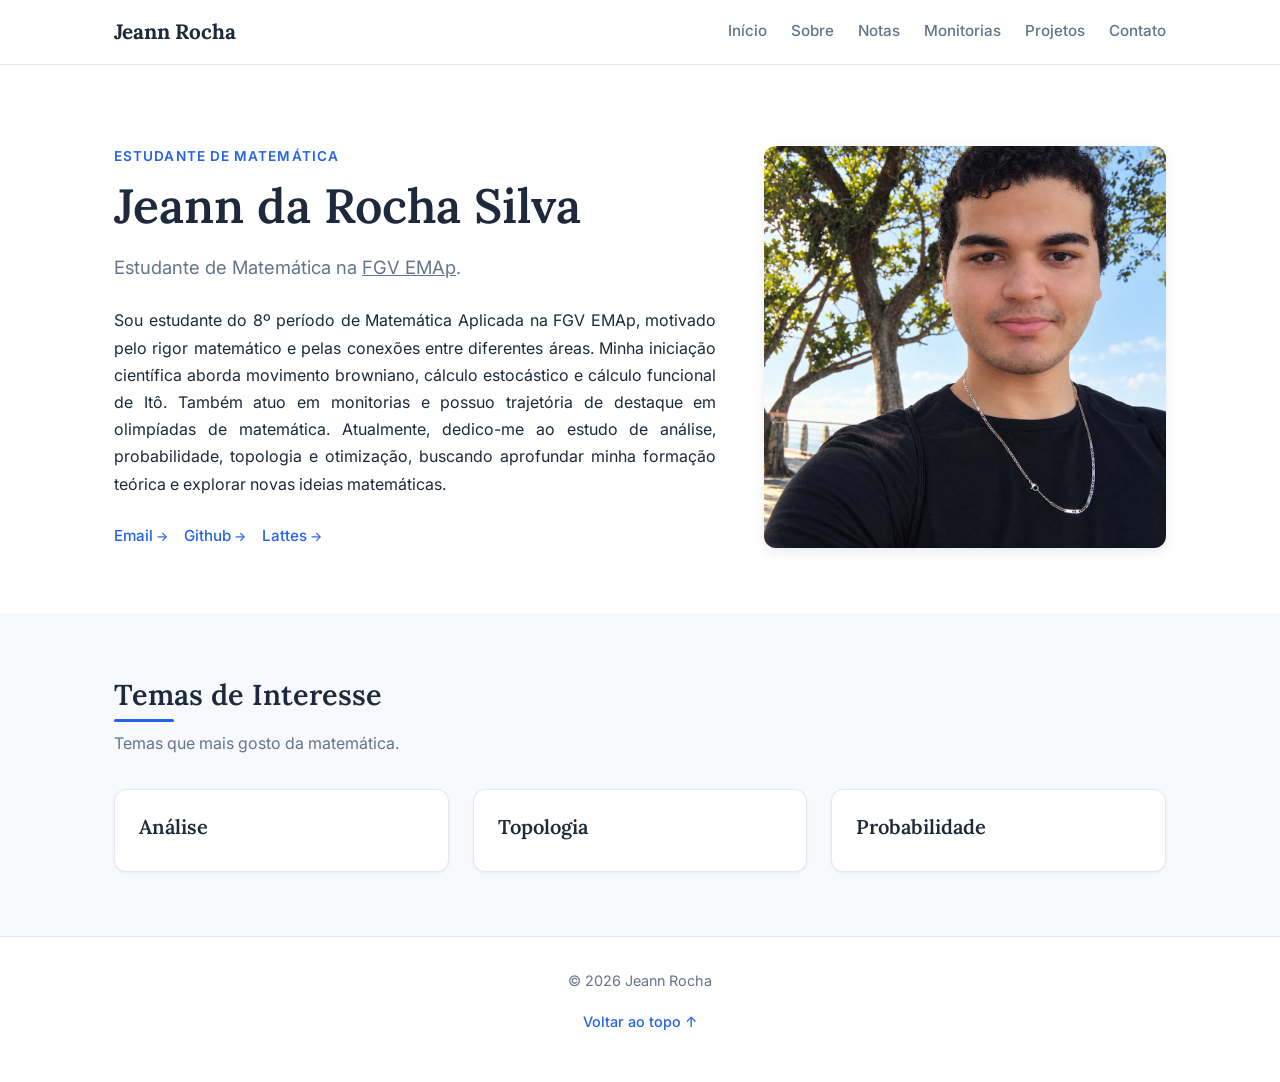
<file: index.html>
<!DOCTYPE html>
<html lang="pt-BR">
<head>
  <meta charset="UTF-8">
  <meta name="viewport" content="width=device-width, initial-scale=1">
  <title>Jeann Rocha — Matemática</title>
  <meta name="description" content="Site pessoal de Seu Nome, estudante de Matemática.">
  <link rel="preconnect" href="https://fonts.googleapis.com">
  <link rel="preconnect" href="https://fonts.gstatic.com" crossorigin>
  <link href="https://fonts.googleapis.com/css2?family=Inter:wght@400;500;600&family=Lora:wght@400;600;700&display=swap" rel="stylesheet">
  <link rel="stylesheet" href="styles.css">
</head>
<body>
  <header class="site-header">
    <div class="container header-inner">
      <a class="brand" href="index.html">Jeann Rocha</a>
      <nav class="nav">
        <a href="index.html">Início</a>
        <a href="sobre.html">Sobre</a>
        <a href="notas.html">Notas</a>
        <a href="monitorias.html">Monitorias</a>
        <a href="projetos.html">Projetos</a>
        <a href="contato.html">Contato</a>
      </nav>
    </div>
  </header>

  <main>
    <section class="section hero">
      <div class="container hero-grid">
        <div class="hero-text">
          <p class="eyebrow">Estudante de Matemática</p>
          <h1>Jeann da Rocha Silva</h1>
          <p class="lead">
            Estudante de Matemática na <u>FGV EMAp</u>.
          </p>
          <p class="bio-text">
            Sou estudante do 8º período de Matemática Aplicada na FGV EMAp, motivado pelo rigor matemático e pelas conexões
            entre diferentes áreas. Minha iniciação científica aborda movimento browniano, cálculo estocástico e cálculo funcional
            de Itô. Também atuo em monitorias e possuo trajetória de destaque em olimpíadas de matemática. Atualmente, dedico-me ao
            estudo de análise, probabilidade, topologia e otimização, buscando aprofundar minha formação teórica e
            explorar novas ideias matemáticas.
          </p>
          <ul class="quick-links">
            <li><a href="mailto:jeannrochasilva@gmail.com">Email</a></li>
            <li><a href="https://github.com/Jeann-Rocha" target="_blank" rel="noopener">Github</a></li>
            <li><a href="http://lattes.cnpq.br/7688711253999898" target="_blank" rel="noopener">Lattes</a></li>
          </ul>
        </div>
        <figure class="hero-photo">
          <img src="foto.png" alt="Foto de Seu Nome" onerror="this.style.display='none'">
        </figure>
      </div>
    </section>

    <section class="section section-alt">
      <div class="container">
        <h2 class="section-title">Temas de Interesse</h2>
        <p class="section-sub">Temas que mais gosto da matemática.</p>
        <div class="grid-cards">
          <article class="card">
            <h3>Análise</h3>
          </article>
          <article class="card">
            <h3>Topologia</h3>
          </article>
          <article class="card">
            <h3>Probabilidade</h3>
          </article>
        </div>
      </div>
    </section>
  </main>

  <footer class="site-footer">
    <div class="container">
      <p>© 2026 Jeann Rocha</p>
      <p class="footer-note"><a href="#top">Voltar ao topo ↑</a></p>
    </div>
  </footer>

</body>
</html>
</file>
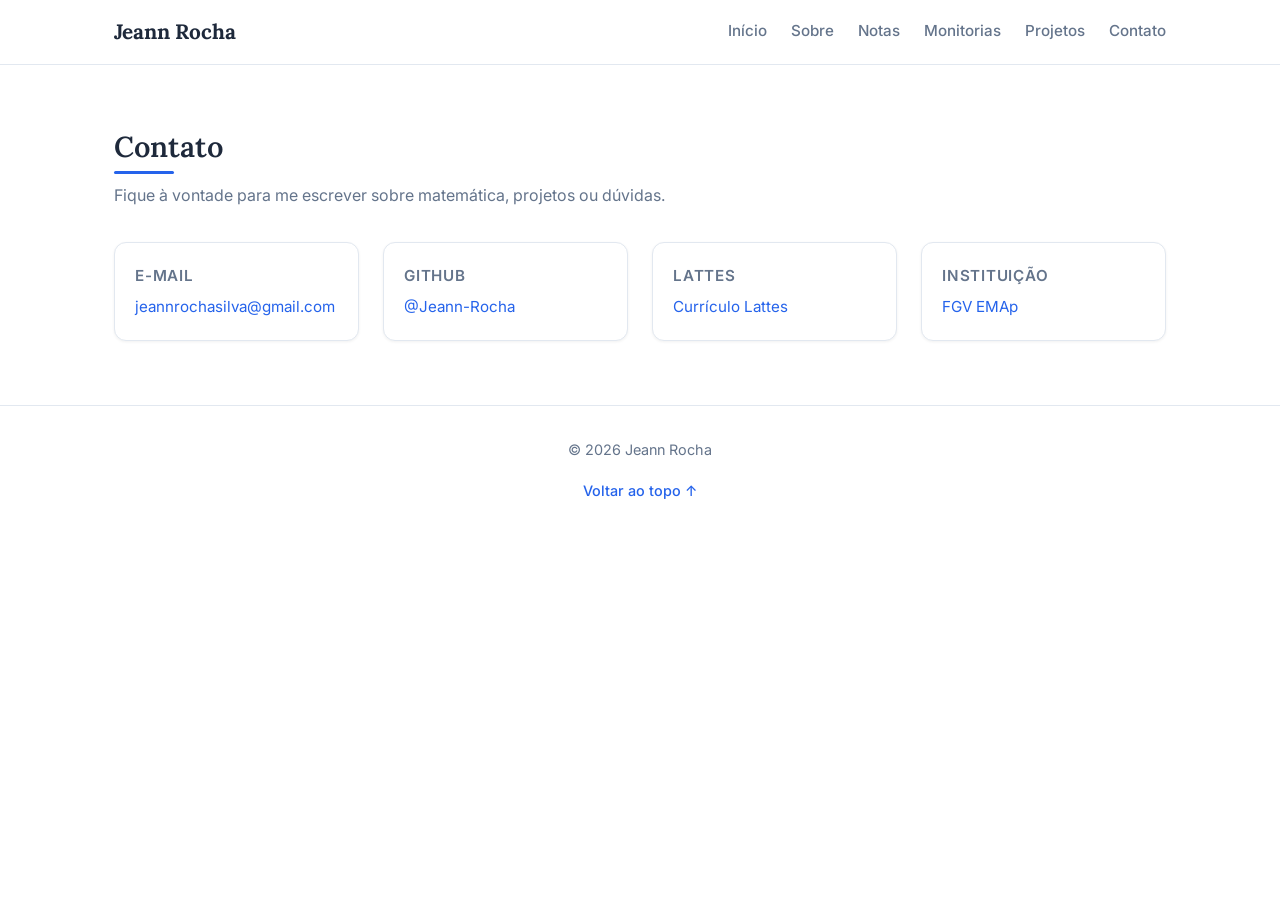
<file: contato.html>
<!DOCTYPE html>
<html lang="pt-BR">
<head>
  <meta charset="UTF-8">
  <meta name="viewport" content="width=device-width, initial-scale=1">
  <title>Contato — Jeann Rocha</title>
  <link rel="preconnect" href="https://fonts.googleapis.com">
  <link rel="preconnect" href="https://fonts.gstatic.com" crossorigin>
  <link href="https://fonts.googleapis.com/css2?family=Inter:wght@400;500;600&family=Lora:wght@400;600;700&display=swap" rel="stylesheet">
  <link rel="stylesheet" href="styles.css">
</head>
<body>

  <header class="site-header">
    <div class="container header-inner">
      <a class="brand" href="index.html">Jeann Rocha</a>
      <nav class="nav">
        <a href="index.html">Início</a>
        <a href="sobre.html">Sobre</a>
        <a href="notas.html">Notas</a>
        <a href="monitorias.html">Monitorias</a>
        <a href="projetos.html">Projetos</a>
        <a href="contato.html">Contato</a>
      </nav>
    </div>
  </header>

  <main>
    <section class="section">
      <div class="container">
        <h2 class="section-title">Contato</h2>
        <p class="section-sub">Fique à vontade para me escrever sobre matemática, projetos ou dúvidas.</p>

        <div class="contact-grid">
          <div class="contact-item">
            <span class="contact-label">E-mail</span>
            <a href="mailto:jeannrochasilva@gmail.com">jeannrochasilva@gmail.com</a>
          </div>

          <div class="contact-item">
            <span class="contact-label">GitHub</span>
            <a href="https://github.com/Jeann-Rocha" target="_blank" rel="noopener">@Jeann-Rocha</a>
          </div>

          <div class="contact-item">
            <span class="contact-label">Lattes</span>
            <a href="http://lattes.cnpq.br/7688711253999898" target="_blank" rel="noopener">Currículo Lattes</a>
          </div>

          <div class="contact-item">
            <span class="contact-label">Instituição</span>
            <a href="https://emap.fgv.br" target="_blank" rel="noopener">FGV EMAp</a>
          </div>
        </div>
      </div>
    </section>
  </main>

  <footer class="site-footer">
    <div class="container">
      <p>© 2026 Jeann Rocha</p>
      <p class="footer-note"><a href="#top">Voltar ao topo ↑</a></p>
    </div>
  </footer>

</body>
</html>
</file>
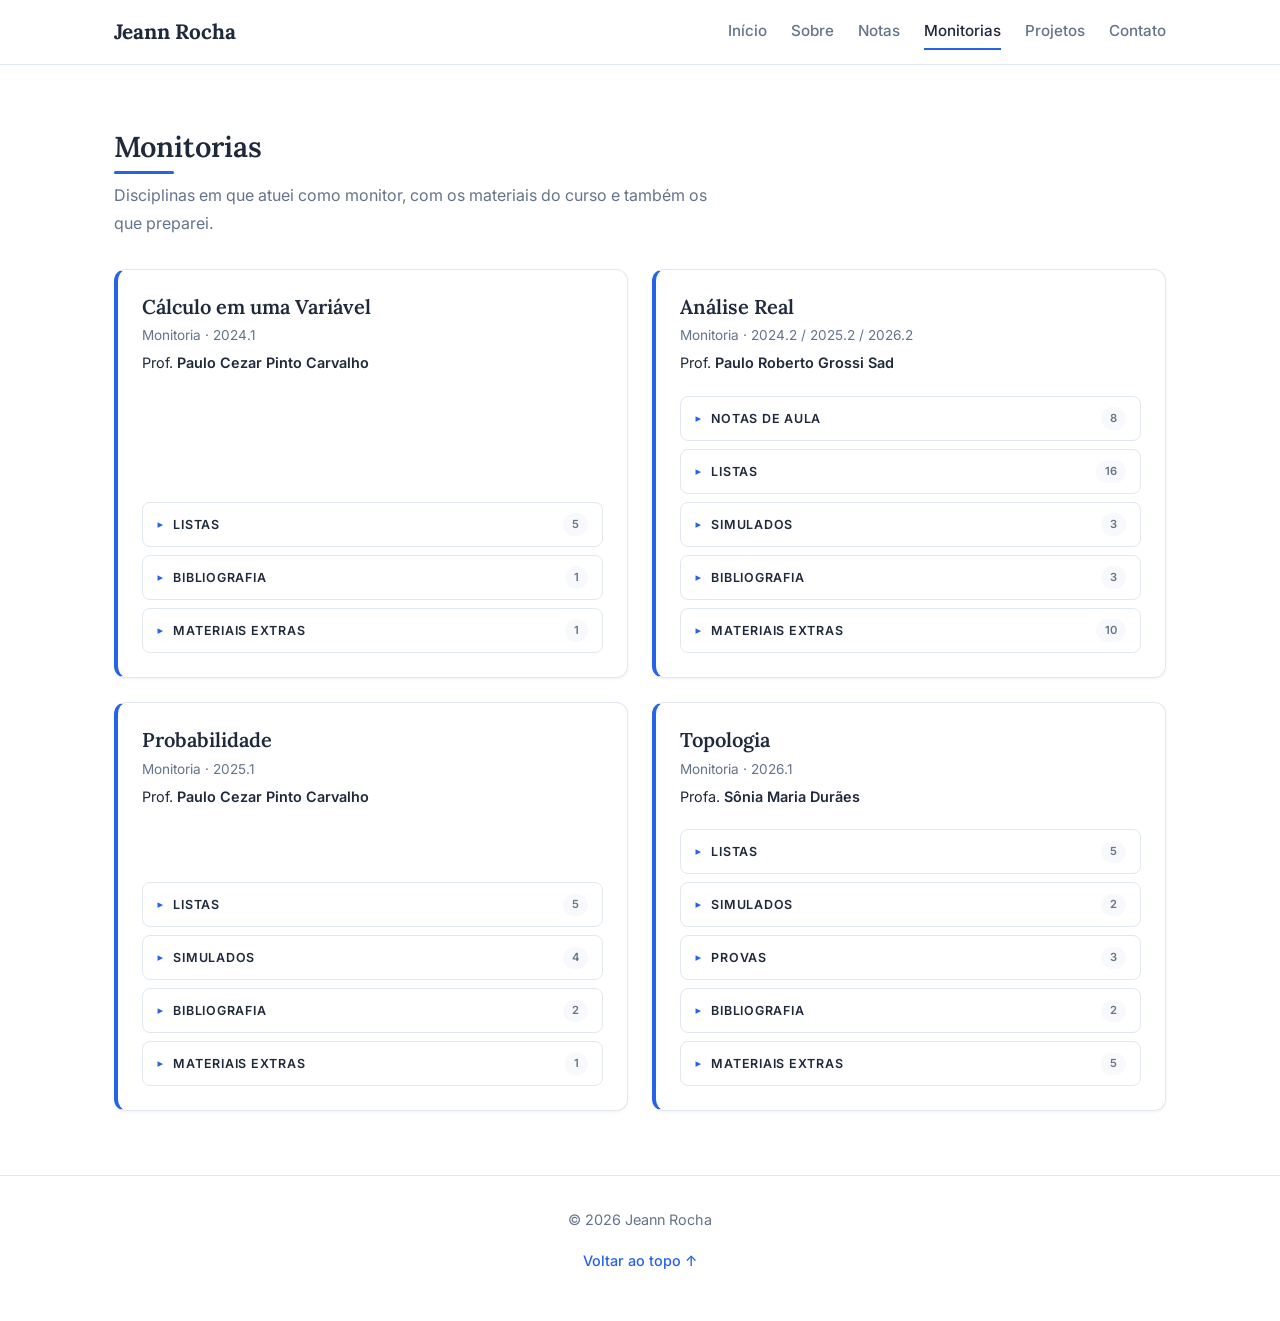
<file: monitorias.html>
<!DOCTYPE html>
<html lang="pt-BR">
<head>
  <meta charset="UTF-8">
  <meta name="viewport" content="width=device-width, initial-scale=1">
  <title>Monitorias — Jeann Rocha</title>
  <meta name="description" content="Materiais das disciplinas em que atuei como monitor.">
  <link rel="preconnect" href="https://fonts.googleapis.com">
  <link rel="preconnect" href="https://fonts.gstatic.com" crossorigin>
  <link href="https://fonts.googleapis.com/css2?family=Inter:wght@400;500;600&family=Lora:wght@400;600;700&display=swap" rel="stylesheet">
  <link rel="stylesheet" href="styles.css">
</head>
<body>

  <header class="site-header">
    <div class="container header-inner">
      <a class="brand" href="index.html">Jeann Rocha</a>
      <nav class="nav">
        <a href="index.html">Início</a>
        <a href="sobre.html">Sobre</a>
        <a href="notas.html">Notas</a>
        <a href="monitorias.html" class="active">Monitorias</a>
        <a href="projetos.html">Projetos</a>
        <a href="contato.html">Contato</a>
      </nav>
    </div>
  </header>

    <main>
    <section class="section">
      <div class="container">
        <h2 class="section-title">Monitorias</h2>
        <p class="section-sub">
          Disciplinas em que atuei como monitor, com os materiais do curso e também os que preparei.
        </p>

        <div class="monitoria-grid">

          <!-- ============ CÁLCULO ============ -->
          <article class="monitoria-card">
            <h3>Cálculo em uma Variável</h3>
            <p class="monitoria-meta">Monitoria · 2024.1</p>
            <p class="monitoria-prof">Prof.<strong> Paulo Cezar Pinto Carvalho</strong></p>

            <div class="material-accordion">

              <details>
                <summary>Listas<span class="material-count">5</span></summary>
                <ul class="materials-list">
                  <li><a class="md-link" href="viewer.html?file=monitorias/calculo-1/listas/Lista-0-Revisao.md"><span class="material-type">Lista 0 (Revisão)</span></a></li>
                  <li><a class="md-link" href="viewer.html?file=monitorias/calculo-1/listas/Lista-1.md"><span class="material-type">Lista 1</span></a></li>
                  <li><a class="md-link" href="viewer.html?file=monitorias/calculo-1/listas/Lista-2.md"><span class="material-type">Lista 2</span></a></li>
                  <li><a class="md-link" href="viewer.html?file=monitorias/calculo-1/listas/Lista-3.md"><span class="material-type">Lista 3</span></a></li>
                  <li><a class="md-link" href="viewer.html?file=monitorias/calculo-1/listas/Lista-4.md"><span class="material-type">Lista 4</span></a></li>
                </ul>
              </details>

              <details>
                <summary>Bibliografia<span class="material-count">1</span></summary>
                <ul class="materials-list">
                  <li><a href="monitorias/calculo-1/livros/James_Stewart.pdf"><span class="material-type">James Stewart — Cálculo Volume 1</span></a></li>
                </ul>
              </details>

              <details>
                <summary>Materiais Extras<span class="material-count">1</span></summary>
                <ul class="materials-list">
                  <li><a href="monitorias/calculo-1/listas/Cálculo_em_Uma_Variável__Revisão.pdf"><span class="material-type">Lista do Monitor de Revisão</span></a></li>
                </ul>
              </details>

            </div>
          </article>

          <!-- ============ ANÁLISE REAL ============ -->
          <article class="monitoria-card">
            <h3>Análise Real</h3>
            <p class="monitoria-meta">Monitoria · 2024.2 / 2025.2 / 2026.2</p>
            <p class="monitoria-prof">Prof.<strong> Paulo Roberto Grossi Sad</strong></p>

            <div class="material-accordion">

              <details>
                <summary>Notas de Aula<span class="material-count">8</span></summary>
                <ul class="materials-list">
                  <li><a href="monitorias/analise-real/notas/1.Conjuntos Numericos.pdf"><span class="material-type">1. Conjuntos Numéricos</span></a></li>
                  <li><a href="monitorias/analise-real/notas/2.Sequencias de Numeros Reais.pdf"><span class="material-type">2. Sequências de Números Reais</span></a></li>
                  <li><a href="monitorias/analise-real/notas/3.Limites de Funcoes.pdf"><span class="material-type">3. Limites de Funções</span></a></li>
                  <li><a href="monitorias/analise-real/notas/4.Funcoes Continuas.pdf"><span class="material-type">4. Funções Contínuas</span></a></li>
                  <li><a href="monitorias/analise-real/notas/5.Exemplo.pdf"><span class="material-type">5. Exemplo</span></a></li>
                  <li><a href="monitorias/analise-real/notas/6.Derivadas e Integrais.pdf"><span class="material-type">6. Derivadas e Integrais</span></a></li>
                  <li><a href="monitorias/analise-real/notas/7.Integral de Riemann.pdf"><span class="material-type">7. Integral de Riemann</span></a></li>
                  <li><a href="monitorias/analise-real/notas/8.Series.pdf"><span class="material-type">8. Series</span></a></li>
                </ul>
              </details>

              <details>
                <summary>Listas<span class="material-count">16</span></summary>
                <ul class="materials-list">
                  <li><a href="monitorias/analise-real/listas/listas do professor/Lista 1.pdf"><span class="material-type">Lista 1</span></a></li>
                  <li><a href="monitorias/analise-real/listas/listas do professor/Lista 2.pdf"><span class="material-type">Lista 2</span></a></li>
                  <li><a href="monitorias/analise-real/listas/listas do professor/Lista 3.pdf"><span class="material-type">Lista 3</span></a></li>
                  <li><a href="monitorias/analise-real/listas/listas do professor/Lista 4.pdf"><span class="material-type">Lista 4</span></a></li>
                  <li><a href="monitorias/analise-real/listas/listas do professor/Lista 5.pdf"><span class="material-type">Lista 5</span></a></li>
                  <li><a href="monitorias/analise-real/listas/listas do professor/Lista 6.pdf"><span class="material-type">Lista 6</span></a></li>
                  <li><a href="monitorias/analise-real/listas/listas do professor/Lista 7.pdf"><span class="material-type">Lista 7</span></a></li>
                  <li><a href="monitorias/analise-real/listas/listas do professor/Lista 8.pdf"><span class="material-type">Lista 8</span></a></li>
                  <li><a href="monitorias/analise-real/listas/listas do professor/Lista 9.pdf"><span class="material-type">Lista 9</span></a></li>
                  <li><a href="monitorias/analise-real/listas/listas do professor/Lista 10.pdf"><span class="material-type">Lista 10</span></a></li>
                  <li><a href="monitorias/analise-real/listas/listas do professor/Lista 11.pdf"><span class="material-type">Lista 11</span></a></li>
                  <li><a href="monitorias/analise-real/listas/listas do professor/Teste 1.pdf"><span class="material-type">Teste 1</span></a></li>
                  <li><a href="monitorias/analise-real/listas/listas do professor/Teste 2.pdf"><span class="material-type">Teste 2</span></a></li>
                  <li><a href="monitorias/analise-real/listas/listas do professor/Teste 3.pdf"><span class="material-type">Teste 3</span></a></li>
                  <li><a href="monitorias/analise-real/listas/listas do professor/Teste 4.pdf"><span class="material-type">Teste 4</span></a></li>
                  <li><a href="monitorias/analise-real/listas/listas do professor/Teste 5.pdf"><span class="material-type">Teste 5</span></a></li>
                </ul>
              </details>

              <details>
                <summary>Simulados<span class="material-count">3</span></summary>
                <ul class="materials-list">
                  <li><a href="monitorias/analise-real/simulados/Simulado_A1___Análise_Real_2025.pdf"><span class="material-type">Simulado para a 1ª Prova (2025)</span></a></li>
                  <li><a href="monitorias/analise-real/simulados/Simulado_A2___Análise_Real_2025.pdf"><span class="material-type">Simulado para a 2ª Prova (2025)</span></a></li>
                  <li><a href="monitorias/analise-real/simulados/Simulado_A1___Análise_Real_2026.pdf"><span class="material-type">Simulado para a 1ª Prova (2026)</span></a></li>
                  <li><a href="monitorias/analise-real/simulados/Simulado_A2___Análise_Real_2026.pdf"><span class="material-type">Simulado para a 2ª Prova (2026)</span></a></li>
                </ul>
              </details>

              <details>
                <summary>Bibliografia<span class="material-count">3</span></summary>
                <ul class="materials-list">
                  <li><a href="monitorias/analise-real/livros/Análise Real Vol.1 — Elon Lages Lima.pdf"><span class="material-type">Elon Lima — Análise Real Vol. 1</span></a></li>
                  <li><a href="monitorias/analise-real/livros/Curso de Análise Vol.1 — Elon Lages Lima.pdf"><span class="material-type">Elon Lima — Curso de Análise Vol. 1</span></a></li>
                  <li><a href="monitorias/analise-real/livros/Curso de Análise Real — Cassio Neri e Marco Cabral.pdf"><span class="material-type">Neri &amp; Cabral — Curso de Análise Real</span></a></li>
                </ul>
              </details>

              <details>
                <summary>Materiais Extras<span class="material-count">10</span></summary>
                <ul class="materials-list">
                  <li><a href="monitorias/analise-real/listas/Exercícios_I___Análise_Real.pdf"><span class="material-type">Lista do Monitor 1</span></a></li>
                  <li><a href="monitorias/analise-real/listas/Exercícios_II___Análise_Real.pdf"><span class="material-type">Lista do Monitor 2</span></a></li>
                  <li><a href="monitorias/analise-real/listas/Exercícios_III___Análise_Real.pdf"><span class="material-type">Lista do Monitor 3</span></a></li>
                  <li><a href="monitorias/analise-real/listas/Exercícios_IV___Análise_Real.pdf"><span class="material-type">Lista do Monitor 4</span></a></li>
                  <li><a href="monitorias/analise-real/listas/Exercícios_V___Análise_Real.pdf"><span class="material-type">Lista do Monitor 5</span></a></li>
                  <li><a href="monitorias/analise-real/listas/Exercícios_VI___Análise_Real.pdf"><span class="material-type">Lista do Monitor 6</span></a></li>
                  <li><a href="monitorias/analise-real/listas/Exercícios_VII___Análise_Real.pdf"><span class="material-type">Lista do Monitor 7</span></a></li>
                  <li><a href="monitorias/analise-real/listas/Exercícios_VIII___Análise_Real.pdf"><span class="material-type">Lista do Monitor 8</span></a></li>
                  <li><a href="monitorias/analise-real/listas/Exercícios_IX___Análise_Real.pdf"><span class="material-type">Lista do Monitor 9</span></a></li>
                  <li><a href="monitorias/analise-real/listas/Exercícios_X___Análise_Real.pdf"><span class="material-type">Lista do Monitor 10</span></a></li>
                </ul>
              </details>
            </div>
          </article>

          <!-- ============ PROBABILIDADE ============ -->
          <article class="monitoria-card">
            <h3>Probabilidade</h3>
            <p class="monitoria-meta">Monitoria · 2025.1</p>
            <p class="monitoria-prof">Prof.<strong> Paulo Cezar Pinto Carvalho</strong></p>

            <div class="material-accordion">

              <details>
                <summary>Listas<span class="material-count">5</span></summary>
                <ul class="materials-list">
                  <li><a class="md-link" href="viewer.html?file=monitorias/probabilidade/listas/Lista-1.md"><span class="material-type">Lista 1</span></a></li>
                  <li><a class="md-link" href="viewer.html?file=monitorias/probabilidade/listas/Lista-2.md"><span class="material-type">Lista 2</span></a></li>
                  <li><a class="md-link" href="viewer.html?file=monitorias/probabilidade/listas/Lista-3.md"><span class="material-type">Lista 3</span></a></li>
                  <li><a class="md-link" href="viewer.html?file=monitorias/probabilidade/listas/Lista-4.md"><span class="material-type">Lista 4</span></a></li>
                  <li><a href="monitorias/probabilidade/listas/Solucionário_Parcial_Listas.pdf"><span class="material-type">Solucionário Parcial das Listas</span></a></li>
                </ul>
              </details>

              <details>
                <summary>Simulados<span class="material-count">4</span></summary>
                <ul class="materials-list">
                  <li><a href="monitorias/probabilidade/simulados/Simulado___Prob_Teste_1.pdf"><span class="material-type">Simulado para o 1º Teste</span></a></li>
                  <li><a href="monitorias/probabilidade/simulados/Simulado___Prob_Prova_1.pdf"><span class="material-type">Simulado para a 1ª Prova</span></a></li>
                  <li><a href="monitorias/probabilidade/simulados/Simulado___Prob_Teste_2.pdf"><span class="material-type">Simulado para o 2º Teste</span></a></li>
                  <li><a href="monitorias/probabilidade/simulados/Simulado___Prob_Prova_2.pdf"><span class="material-type">Simulado para a 2ª Prova</span></a></li>
                </ul>
              </details>

              <details>
                <summary>Bibliografia<span class="material-count">2</span></summary>
                <ul class="materials-list">
                  <li><a href="monitorias/probabilidade/livros/Apostila do Ralph e Morgado.pdf"><span class="material-type">Apostila do Ralph e Morgado</span></a></li>
                  <li><a href="monitorias/probabilidade/livros/Introduction to Probability by Joseph K. Blitzstein, Jessica Hwang.pdf"><span class="material-type">Blitzstein &amp; Hwang — Introduction to Probability</span></a></li>
                </ul>
              </details>

              <details>
                <summary>Materiais Extras<span class="material-count">1</span></summary>
                <ul class="materials-list">
                  <li><a href="monitorias/probabilidade/livros/Probabilidade_Resumo.pdf"><span class="material-type">Anotações</span></a></li>
                </ul>
              </details>
            </div>
          </article>

          <!-- ============ TOPOLOGIA ============ -->
          <article class="monitoria-card">
            <h3>Topologia</h3>
            <p class="monitoria-meta">Monitoria · 2026.1</p>
            <p class="monitoria-prof">Profa.<strong> Sônia Maria Durães</strong></p>

            <div class="material-accordion">

              <details>
                <summary>Listas<span class="material-count">5</span></summary>
                <ul class="materials-list">
                  <li><a class="md-link" href="viewer.html?file=monitorias/topologia/listas/Lista-1.md"><span class="material-type">Lista 1</span></a></li>
                  <li><a class="md-link" href="viewer.html?file=monitorias/topologia/listas/Lista-2.md"><span class="material-type">Lista 2</span></a></li>
                  <li><a class="md-link" href="viewer.html?file=monitorias/topologia/listas/Lista-3.md"><span class="material-type">Lista 3</span></a></li>
                  <li><a class="md-link" href="viewer.html?file=monitorias/topologia/listas/Lista-4.md"><span class="material-type">Lista 4</span></a></li>
                  <li><a class="md-link" href="viewer.html?file=monitorias/topologia/listas/Lista-5-Extra.md"><span class="material-type">Lista 5 (Extra)</span></a></li>
                </ul>
              </details>

              <details>
                <summary>Simulados<span class="material-count">2</span></summary>
                <ul class="materials-list">
                  <li><a href="monitorias/topologia/simulados/Topologia___Simulado_A1.pdf"><span class="material-type">Simulado para a 1ª Prova</span></a></li>
                  <li><a href="monitorias/topologia/simulados/Topologia___Simulado_A2.pdf"><span class="material-type">Simulado para a 2ª Prova</span></a></li>
                </ul>
              </details>

              <details>
                <summary>Provas<span class="material-count">3</span></summary>
                <ul class="materials-list">
                  <li><a href="monitorias/topologia/provas/1ª PROVA DE TOPOLOGIA - SOLUÇÕES.pdf"><span class="material-type">Soluções da 1ª Prova</span></a></li>
                  <li><a href="monitorias/topologia/provas/2ª PROVA DE TOPOLOGIA - SOLUÇÕES.pdf"><span class="material-type">Soluções da 2ª Prova</span></a></li>
                  <li><a href="monitorias/topologia/provas/AS - TOPOLOGIA - SOLUÇÕES.pdf"><span class="material-type">Soluções da 3ª Prova</span></a></li>
                </ul>
              </details>

              <details>
                <summary>Bibliografia<span class="material-count">2</span></summary>
                <ul class="materials-list">
                  <li><a href="monitorias/topologia/livros/TOPOLOGIA_GERAL.pdf"><span class="material-type">Mauricio Vilches — Topologia Geral</span></a></li>
                  <li><a href=""><span class="material-type">Elon Lima — Elementos de Topologia Geral</span></a></li>
                </ul>
              </details>

              <details>
                <summary>Materiais Extras<span class="material-count">5</span></summary>
                <ul class="materials-list">
                  <li><a href="monitorias/topologia/listas/Topologia___Lista_Extra_1.pdf"><span class="material-type">Lista do Monitor 1</span></a></li>
                  <li><a href="monitorias/topologia/listas/Topologia___Lista_Extra_2.pdf"><span class="material-type">Lista do Monitor 2</span></a></li>
                  <li><a href="monitorias/topologia/listas/Topologia___Lista_Extra_3.pdf"><span class="material-type">Lista do Monitor 3</span></a></li>
                  <li><a href="monitorias/topologia/listas/Topologia___Lista_Extra_4.pdf"><span class="material-type">Lista do Monitor 4</span></a></li>
                  <li><a href="monitorias/topologia/livros/Topologia___Revisão_AS.pdf"><span class="material-type">Anotações</span></a></li>
                </ul>
              </details>
            </div>
          </article>

        </div>
      </div>
    </section>
  </main>

  <footer class="site-footer">
    <div class="container">
      <p>© 2026 Jeann Rocha</p>
      <p class="footer-note"><a href="#top">Voltar ao topo ↑</a></p>
    </div>
  </footer>

</body>
</html>
</file>
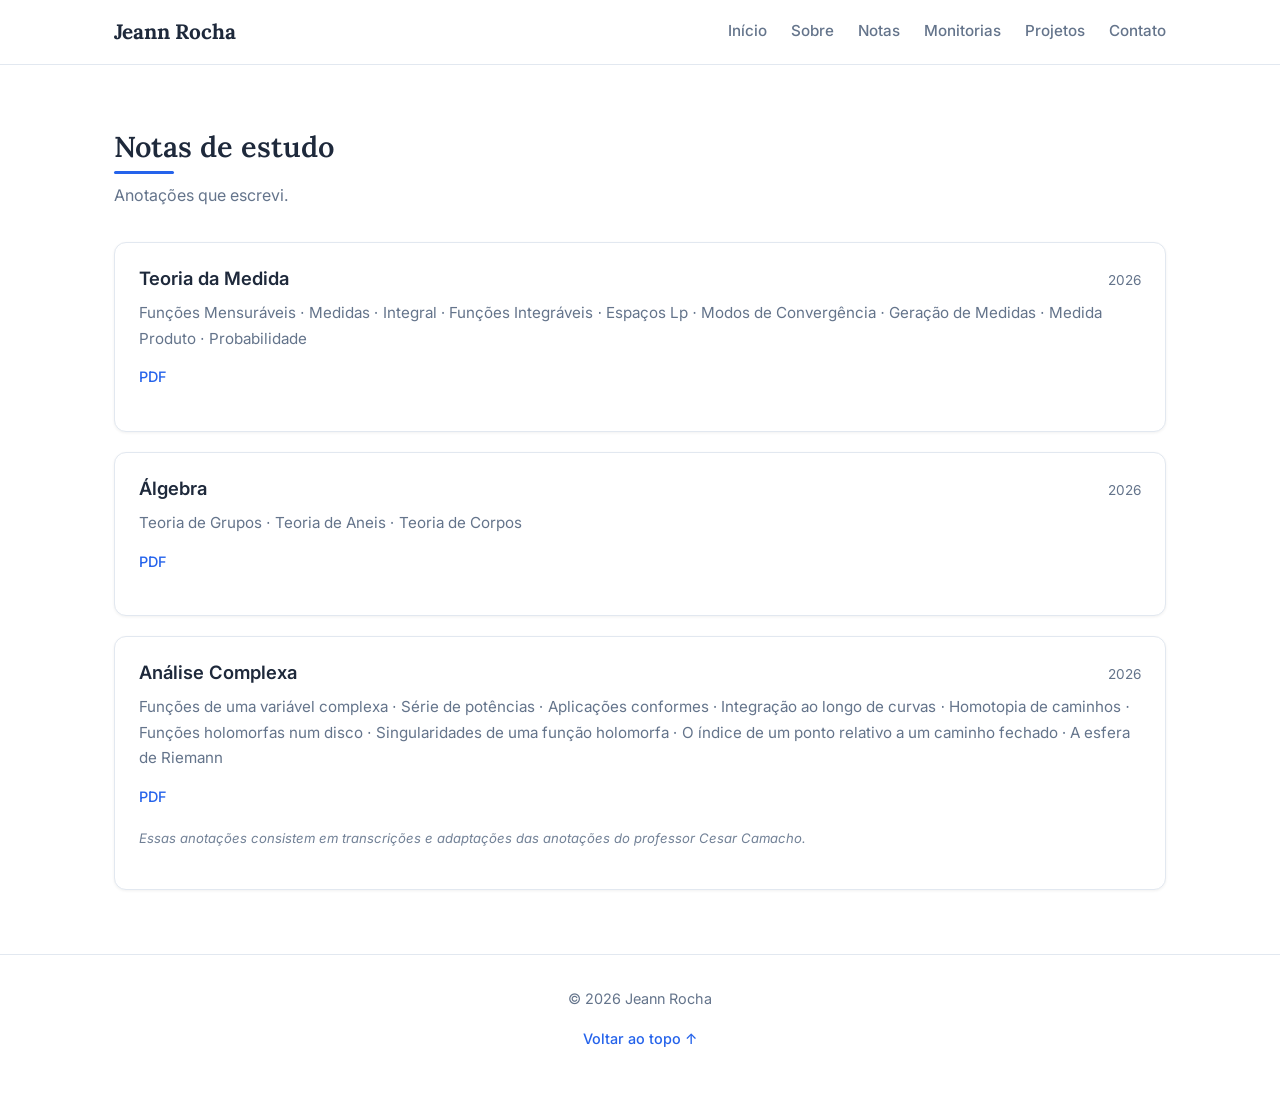
<file: notas.html>
<!DOCTYPE html>
<html lang="pt-BR">
<head>
  <meta charset="UTF-8">
  <meta name="viewport" content="width=device-width, initial-scale=1">
  <title>Notas de estudo — Jeann Rocha</title>
  <link rel="preconnect" href="https://fonts.googleapis.com">
  <link rel="preconnect" href="https://fonts.gstatic.com" crossorigin>
  <link href="https://fonts.googleapis.com/css2?family=Inter:wght@400;500;600&family=Lora:wght@400;600;700&display=swap" rel="stylesheet">
  <link rel="stylesheet" href="styles.css">
</head>
<body>

  <header class="site-header">
    <div class="container header-inner">
      <a class="brand" href="index.html">Jeann Rocha</a>
      <nav class="nav">
        <a href="index.html">Início</a>
        <a href="sobre.html">Sobre</a>
        <a href="notas.html">Notas</a>
        <a href="monitorias.html">Monitorias</a>
        <a href="projetos.html">Projetos</a>
        <a href="contato.html">Contato</a>
      </nav>
    </div>
  </header>

  <main>
    <section class="section">
      <div class="container">
        <h2 class="section-title">Notas de estudo</h2>
        <p class="section-sub">Anotações que escrevi.</p>

        <ul class="note-list">
          <li class="note">
            <div class="note-head">
              <h3 class="note-title">Teoria da Medida</h3>
              <span class="note-date">2026</span>
            </div>
            <p class="note-desc">Funções Mensuráveis ⋅ Medidas ⋅ Integral ⋅ Funções Integráveis ⋅ Espaços Lp ⋅
              Modos de Convergência ⋅ Geração de Medidas ⋅ Medida Produto ⋅ Probabilidade</p>
            <p class="note-links">
              <a href="notas/Teoria_da_Medida.pdf">PDF</a>
            </p>
          </li>

          <li class="note">
            <div class="note-head">
              <h3 class="note-title">Álgebra</h3>
              <span class="note-date">2026</span>
            </div>
            <p class="note-desc">Teoria de Grupos ⋅ Teoria de Aneis ⋅ Teoria de Corpos</p>
            <p class="note-links">
              <a href="notas/Álgebra.pdf">PDF</a>
            </p>
          </li>

          <li class="note">
            <div class="note-head">
              <h3 class="note-title">Análise Complexa</h3>
              <span class="note-date">2026</span>
            </div>
            <p class="note-desc">Funções de uma variável complexa ⋅ Série de potências
              ⋅ Aplicações conformes ⋅ Integração ao longo de curvas ⋅ Homotopia de caminhos
              ⋅ Funções holomorfas num disco ⋅ Singularidades de uma função holomorfa
              ⋅ O índice de um ponto relativo a um caminho fechado ⋅ A esfera de Riemann</p>
            <p class="note-links">
              <a href="notas/Analise_Complexa.pdf">PDF</a>
            </p>
            <p class="note-observation">
              Essas anotações consistem em transcrições e adaptações das anotações
              do professor Cesar Camacho.
            </p>
          </li>
        </ul>
      </div>
    </section>
  </main>

  <footer class="site-footer">
    <div class="container">
      <p>© 2026 Jeann Rocha</p>
      <p class="footer-note"><a href="#top">Voltar ao topo ↑</a></p>
    </div>
  </footer>

</body>
</html>
</file>
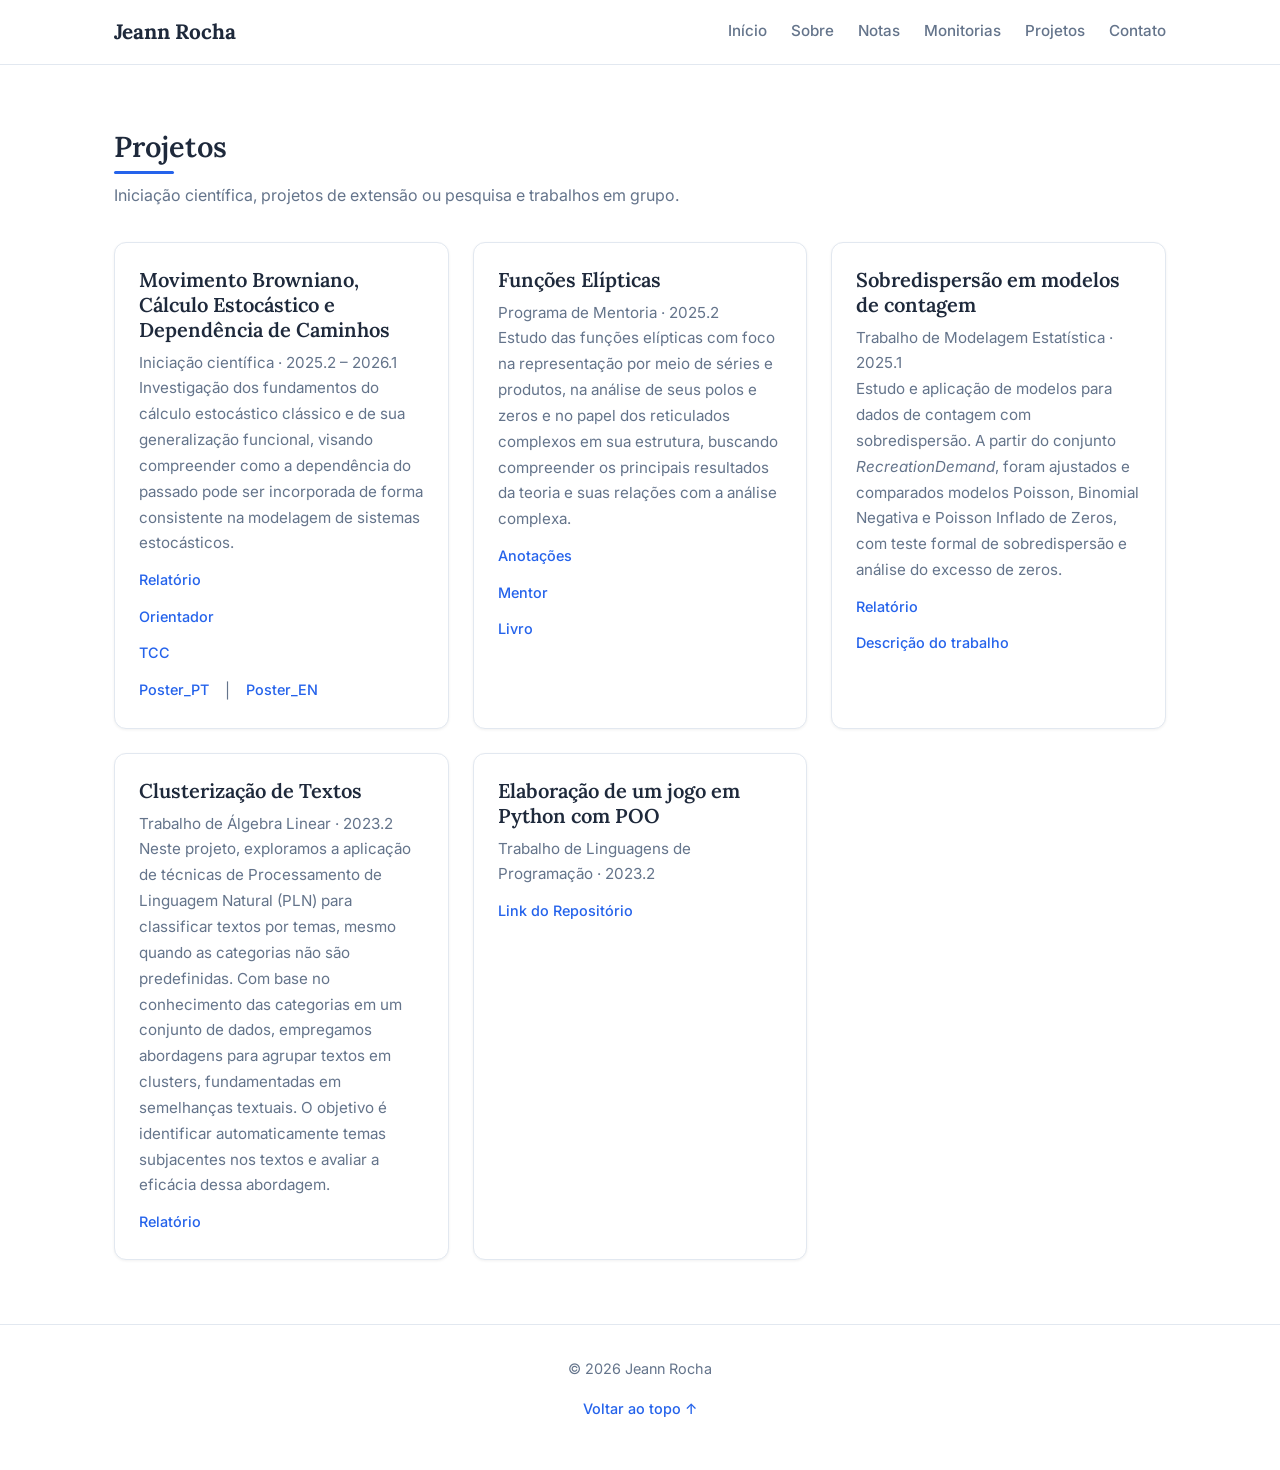
<file: projetos.html>
<!DOCTYPE html>
<html lang="pt-BR">
<head>
  <meta charset="UTF-8">
  <meta name="viewport" content="width=device-width, initial-scale=1">
  <title>Projetos — Jeann Rocha</title>
  <link rel="preconnect" href="https://fonts.googleapis.com">
  <link rel="preconnect" href="https://fonts.gstatic.com" crossorigin>
  <link href="https://fonts.googleapis.com/css2?family=Inter:wght@400;500;600&family=Lora:wght@400;600;700&display=swap" rel="stylesheet">
  <link rel="stylesheet" href="styles.css">
</head>
<body>

  <header class="site-header">
    <div class="container header-inner">
      <a class="brand" href="index.html">Jeann Rocha</a>
      <nav class="nav">
        <a href="index.html">Início</a>
        <a href="sobre.html">Sobre</a>
        <a href="notas.html">Notas</a>
        <a href="monitorias.html">Monitorias</a>
        <a href="projetos.html">Projetos</a>
        <a href="contato.html">Contato</a>
      </nav>
    </div>
  </header>

  <main>
    <section class="section">
      <div class="container">
        <h2 class="section-title">Projetos</h2>
        <p class="section-sub">Iniciação científica, projetos de extensão ou pesquisa e trabalhos em grupo.</p>

        <div class="grid-cards">
          <article class="card project">
            <h3>Movimento Browniano, Cálculo Estocástico e Dependência de Caminhos</h3>
            <p class="project-meta">Iniciação científica · 2025.2 – 2026.1</p>
            <p>Investigação dos fundamentos do cálculo estocástico clássico e de sua generalização funcional, visando
              compreender como a dependência do passado pode ser  incorporada de forma consistente na modelagem de sistemas
              estocásticos.</p>
            <p class="project-links">
              <a href="projetos/Relatorio PIBIC 2025-2026.pdf">Relatório</a>
            </p>
            <p class="project-links">
              <a href="https://www.yurisaporito.com">Orientador</a>
            </p>
            <p class="project-links">
              <a href="projetos/FITO_TCC.pdf">TCC</a>
            </p>
            <p class="project-links">
              <a href="projetos/Poster_PT.pdf">Poster_PT</a> | <a href="projetos/Poster_EN.pdf">Poster_EN</a>
            </p>
          </article>

          <article class="card project">
            <h3>Funções Elípticas</h3>
            <p class="project-meta">Programa de Mentoria · 2025.2</p>
            <p>Estudo das funções elípticas com foco na representação por meio de séries
              e produtos, na análise de seus polos e zeros e no papel dos reticulados
              complexos em sua estrutura, buscando compreender os principais resultados da
              teoria e suas relações com a análise complexa.</p>
            <p class="project-links">
              <a href="projetos/Funções Elípticas.pdf">Anotações</a>
            </p>
            <p class="project-links">
              <a href="https://emap.fgv.br/professores/cesar-camacho">Mentor</a>
            </p>
            <p class="project-links">
              <a href="projetos/978-3-642-52244-4.pdf">Livro</a>
            </p>
          </article>

          <article class="card project">
            <h3> Sobredispersão em modelos de contagem</h3>
            <p class="project-meta">Trabalho de Modelagem Estatística · 2025.1</p>
            <p>Estudo e aplicação de modelos para dados de contagem com sobredispersão. A partir do conjunto
              <em>RecreationDemand</em>, foram ajustados e comparados modelos Poisson, Binomial Negativa e
              Poisson Inflado de Zeros, com teste formal de sobredispersão e análise do excesso de zeros.</p>
            <p class="project-links">
              <a href="projetos/Modelagem_Estatística___Trabalho.pdf">Relatório</a>
            </p>
            <p class="project-links">
              <a href="https://github.com/maxbiostat/stats_modelling/blob/master/notas/StatMod2025_sobredispersao.pdf">Descrição do trabalho</a>
            </p>
          </article>

          <article class="card project">
            <h3>Clusterização de Textos</h3>
            <p class="project-meta">Trabalho de Álgebra Linear · 2023.2</p>
            <p> Neste projeto, exploramos a aplicação de técnicas de Processamento de Linguagem
              Natural (PLN) para classificar textos por temas, mesmo quando as categorias não são
              predefinidas. Com base no conhecimento das categorias em um conjunto de dados,
              empregamos abordagens para agrupar textos em clusters, fundamentadas em semelhanças
              textuais. O objetivo é identificar automaticamente temas subjacentes nos textos e
              avaliar a eficácia dessa abordagem.</p>
            <p class="project-links">
              <a href="projetos/Trabalho_AL.pdf">Relatório</a>
            </p>
          </article>

          <article class="card project">
            <h3>Elaboração de um jogo em Python com POO</h3>
            <p class="project-meta">Trabalho de Linguagens de Programação · 2023.2</p>
            <p class="project-links">
              <a href="https://github.com/Jeann-Rocha/TRAB-A2-LP">Link do Repositório</a>
            </p>
          </article>
        </div>
      </div>
    </section>
  </main>

  <footer class="site-footer">
    <div class="container">
      <p>© 2026 Jeann Rocha</p>
      <p class="footer-note"><a href="#top">Voltar ao topo ↑</a></p>
    </div>
  </footer>

</body>
</html>
</file>
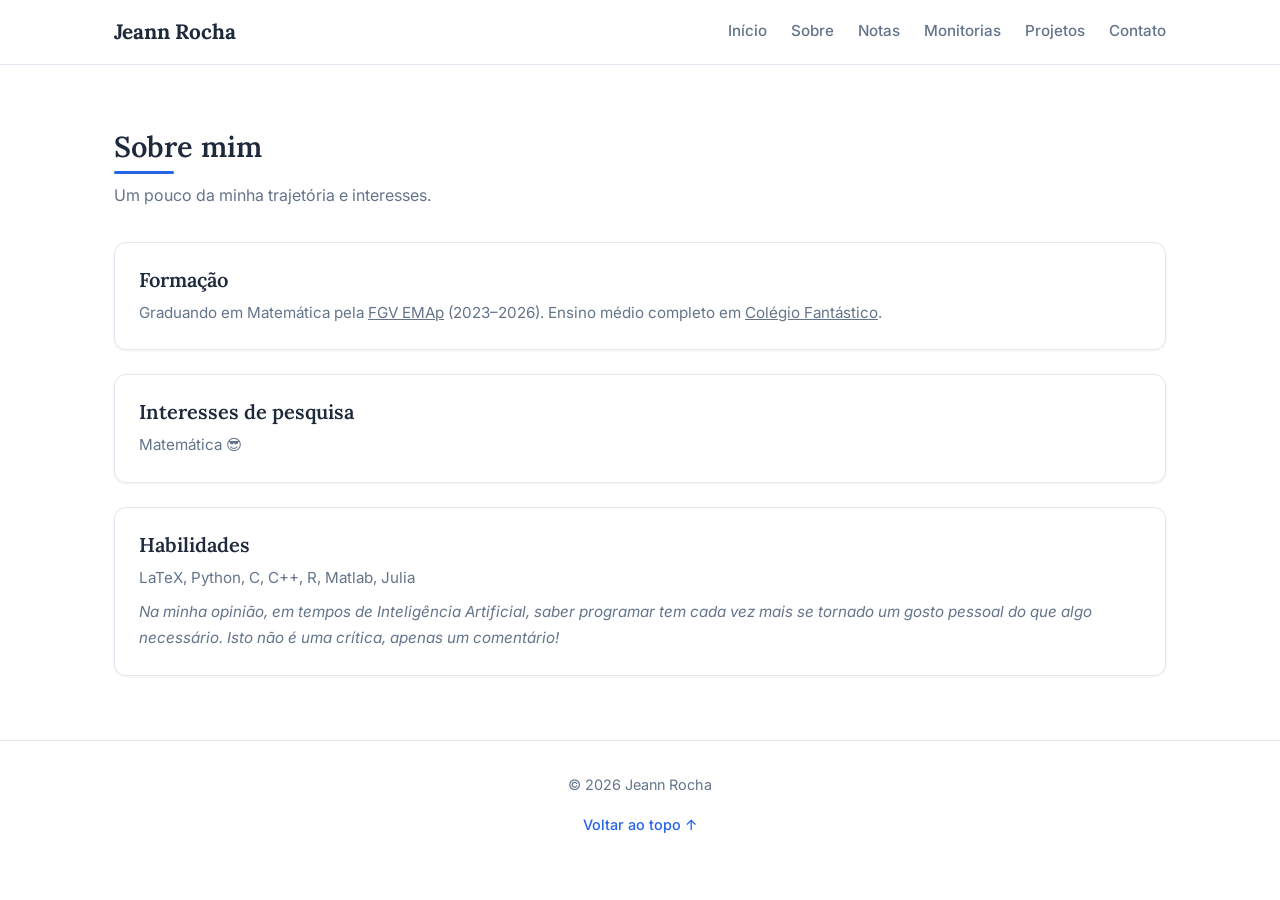
<file: sobre.html>
<!DOCTYPE html>
<html lang="pt-BR">
<head>
  <meta charset="UTF-8">
  <meta name="viewport" content="width=device-width, initial-scale=1">
  <title>Sobre — Jeann Rocha</title>
  <link rel="preconnect" href="https://fonts.googleapis.com">
  <link rel="preconnect" href="https://fonts.gstatic.com" crossorigin>
  <link href="https://fonts.googleapis.com/css2?family=Inter:wght@400;500;600&family=Lora:wght@400;600;700&display=swap" rel="stylesheet">
  <link rel="stylesheet" href="styles.css">
</head>
<body>

  <header class="site-header">
    <div class="container header-inner">
      <a class="brand" href="index.html">Jeann Rocha</a>
      <nav class="nav">
        <a href="index.html">Início</a>
        <a href="sobre.html">Sobre</a>
        <a href="notas.html">Notas</a>
        <a href="monitorias.html">Monitorias</a>
        <a href="projetos.html">Projetos</a>
        <a href="contato.html">Contato</a>
      </nav>
    </div>
  </header>

  <main>
    <section class="section">
      <div class="container">
        <h2 class="section-title">Sobre mim</h2>
        <p class="section-sub">Um pouco da minha trajetória e interesses.</p>

        <div class="grid-cards" style="grid-template-columns: 1fr;">
          <article class="card">
            <h3>Formação</h3>
            <p>
              Graduando em Matemática pela <u>FGV EMAp</u> (2023–2026).
              Ensino médio completo em <u>Colégio Fantástico</u>.
            </p>
          </article>

          <article class="card">
            <h3>Interesses de pesquisa</h3>
            <p>
              Matemática 😎
            </p>
          </article>

          <article class="card">
            <h3>Habilidades</h3>
            <p>
              LaTeX, Python, C, C++, R, Matlab, Julia
            </p>
            <p class="note-observation">
              Na minha opinião, em tempos de Inteligência Artificial, saber programar tem cada vez
              mais se tornado um gosto pessoal do que algo necessário. Isto não é uma crítica, apenas
              um comentário! 
            </p>
          </article>
        </div>
      </div>
    </section>
  </main>

  <footer class="site-footer">
    <div class="container">
      <p>© 2026 Jeann Rocha</p>
      <p class="footer-note"><a href="#top">Voltar ao topo ↑</a></p>
    </div>
  </footer>

</body>
</html>
</file>
<file: styles.css>
/* ============================================================
   VARIÁVEIS E RESET
   ============================================================ */
:root {
  --color-bg: #ffffff;
  --color-bg-alt: #f8f9fc;
  --color-text: #1e293b;
  --color-text-light: #64748b;
  --color-accent: #2563eb;
  --color-accent-hover: #1d4ed8;
  --color-border: #e2e8f0;
  --font-sans: 'Inter', system-ui, -apple-system, sans-serif;
  --font-serif: 'Lora', Georgia, serif;
  --shadow-sm: 0 1px 3px rgba(0,0,0,0.06);
  --shadow-md: 0 4px 12px rgba(0,0,0,0.08);
  --radius: 12px;
  --max-width: 1100px;
}

*,
*::before,
*::after {
  box-sizing: border-box;
  margin: 0;
  padding: 0;
}

html {
  scroll-behavior: smooth;
}

body {
  font-family: var(--font-sans);
  background: var(--color-bg);
  color: var(--color-text);
  line-height: 1.7;
  font-size: 16px;
}

img {
  max-width: 100%;
  display: block;
}

a {
  color: var(--color-accent);
  text-decoration: none;
  transition: color 0.2s;
}

a:hover {
  color: var(--color-accent-hover);
}

/* ============================================================
   TIPOGRAFIA
   ============================================================ */
h1, h2, h3, h4 {
  font-family: var(--font-serif);
  font-weight: 600;
  line-height: 1.25;
  color: var(--color-text);
}

h1 { font-size: 2.5rem; }
h2 { font-size: 1.8rem; }
h3 { font-size: 1.25rem; }

p { margin-bottom: 1rem; }

/* ============================================================
   LAYOUT
   ============================================================ */
.container {
  width: 100%;
  max-width: var(--max-width);
  margin: 0 auto;
  padding: 0 1.5rem;
}

.section {
  padding: 4rem 0;
}

.section-alt {
  background: var(--color-bg-alt);
}

.section-title {
  font-size: 1.8rem;
  margin-bottom: 0.5rem;
  position: relative;
  display: inline-block;
}

.section-title::after {
  content: '';
  display: block;
  width: 60px;
  height: 3px;
  background: var(--color-accent);
  margin-top: 0.4rem;
  border-radius: 2px;
}

.section-sub {
  color: var(--color-text-light);
  margin-bottom: 2rem;
  max-width: 600px;
}

/* ============================================================
   CABEÇALHO
   ============================================================ */
.site-header {
  position: sticky;
  top: 0;
  z-index: 50;
  background: rgba(255,255,255,0.92);
  backdrop-filter: blur(8px);
  border-bottom: 1px solid var(--color-border);
}

.header-inner {
  display: flex;
  align-items: center;
  justify-content: space-between;
  height: 64px;
}

.brand {
  font-family: var(--font-serif);
  font-size: 1.3rem;
  font-weight: 700;
  color: var(--color-text);
}

.brand:hover {
  color: var(--color-accent);
}

.nav {
  display: flex;
  gap: 1.5rem;
}

.nav a {
  font-size: 0.95rem;
  font-weight: 500;
  color: var(--color-text-light);
  padding: 0.25rem 0;
  border-bottom: 2px solid transparent;
  transition: color 0.2s, border-color 0.2s;
}

.nav a:hover,
.nav a.active {
  color: var(--color-text);
  border-bottom-color: var(--color-accent);
}

/* ============================================================
   HERO (página inicial)
   ============================================================ */
.hero {
  padding: 5rem 0 4rem;
}

.hero-grid {
  display: grid;
  grid-template-columns: 1.2fr 0.8fr;
  gap: 3rem;
  align-items: center;
}

.eyebrow {
  font-size: 0.85rem;
  text-transform: uppercase;
  letter-spacing: 0.08em;
  color: var(--color-accent);
  font-weight: 600;
  margin-bottom: 0.5rem;
}

.hero h1 {
  font-size: 3rem;
  margin-bottom: 1rem;
}

.lead {
  font-size: 1.15rem;
  color: var(--color-text-light);
  margin-bottom: 1.5rem;
}

.quick-links {
  list-style: none;
  display: flex;
  flex-wrap: wrap;
  gap: 1rem;
  margin-top: 1.5rem;
}

.quick-links a {
  font-weight: 500;
  font-size: 0.95rem;
}

.quick-links a::after {
  content: ' →';
  font-size: 0.85em;
}

.hero-photo {
  position: relative;
  border-radius: var(--radius);
  overflow: hidden;
  box-shadow: var(--shadow-md);
  background: var(--color-bg-alt);
  aspect-ratio: 1 / 1;
  display: flex;
  align-items: center;
  justify-content: center;
}

.hero-photo img {
  width: 100%;
  height: 100%;
  object-fit: cover;
}

.photo-fallback {
  position: absolute;
  color: var(--color-text-light);
  font-size: 0.95rem;
  text-align: center;
  padding: 1rem;
}

/* ============================================================
   CARTÕES (interesses, projetos)
   ============================================================ */
.grid-cards {
  display: grid;
  grid-template-columns: repeat(auto-fit, minmax(260px, 1fr));
  gap: 1.5rem;
}

.card {
  background: var(--color-bg);
  border: 1px solid var(--color-border);
  border-radius: var(--radius);
  padding: 1.5rem;
  box-shadow: var(--shadow-sm);
  transition: transform 0.2s, box-shadow 0.2s;
}

.card:hover {
  transform: translateY(-3px);
  box-shadow: var(--shadow-md);
}

.card h3 {
  margin-bottom: 0.5rem;
}

.card p {
  font-size: 0.95rem;
  color: var(--color-text-light);
  margin-bottom: 0;
}

/* ============================================================
   NOTAS DE ESTUDO
   ============================================================ */
.note-list {
  list-style: none;
  display: flex;
  flex-direction: column;
  gap: 1.25rem;
}

.note {
  background: var(--color-bg);
  border: 1px solid var(--color-border);
  border-radius: var(--radius);
  padding: 1.5rem;
  box-shadow: var(--shadow-sm);
  transition: box-shadow 0.2s;
}

.note:hover {
  box-shadow: var(--shadow-md);
}

.note-head {
  display: flex;
  justify-content: space-between;
  align-items: baseline;
  gap: 1rem;
  margin-bottom: 0.5rem;
}

.note-title {
  font-size: 1.15rem;
  font-family: var(--font-sans);
  font-weight: 600;
}

.note-date {
  font-size: 0.85rem;
  color: var(--color-text-light);
  white-space: nowrap;
}

.note-desc {
  font-size: 0.95rem;
  color: var(--color-text-light);
  margin-bottom: 0.75rem;
}

.note-tags {
  display: flex;
  flex-wrap: wrap;
  gap: 0.5rem;
  margin-bottom: 0.75rem;
}

.tag {
  font-size: 0.75rem;
  font-weight: 500;
  background: #eef2ff;
  color: var(--color-accent);
  padding: 0.2rem 0.6rem;
  border-radius: 999px;
}

.note-links a {
  font-size: 0.9rem;
  font-weight: 500;
  margin-right: 1rem;
}

/* ============================================================
   PROJETOS
   ============================================================ */
.project-meta {
  font-size: 0.85rem;
  color: var(--color-text-light);
  margin-bottom: 0.5rem;
}

.project-links {
  margin-top: 0.75rem;
  display: flex;
  gap: 1rem;
  flex-wrap: wrap;
}

.project-links a {
  font-size: 0.9rem;
  font-weight: 500;
}

/* ============================================================
   CONTATO
   ============================================================ */
.contact-grid {
  display: grid;
  grid-template-columns: repeat(auto-fit, minmax(220px, 1fr));
  gap: 1.5rem;
}

.contact-item {
  background: var(--color-bg);
  border: 1px solid var(--color-border);
  border-radius: var(--radius);
  padding: 1.25rem;
  box-shadow: var(--shadow-sm);
}

.contact-label {
  display: block;
  font-size: 0.75rem;
  text-transform: uppercase;
  letter-spacing: 0.05em;
  color: var(--color-text-light);
  font-weight: 600;
  margin-bottom: 0.3rem;
}

.contact-item a,
.contact-item span {
  font-size: 0.95rem;
  word-break: break-word;
}

/* ============================================================
   RODAPÉ
   ============================================================ */
.site-footer {
  border-top: 1px solid var(--color-border);
  padding: 2rem 0;
  text-align: center;
  font-size: 0.9rem;
  color: var(--color-text-light);
}

.footer-note {
  margin-top: 0.5rem;
}

.footer-note a {
  font-weight: 500;
}

/* ============================================================
   RESPONSIVO
   ============================================================ */
@media (max-width: 768px) {
  h1 { font-size: 2rem; }
  .hero h1 { font-size: 2.2rem; }

  .header-inner {
    flex-direction: column;
    height: auto;
    padding: 1rem 0;
    gap: 0.75rem;
  }

  .nav {
    flex-wrap: wrap;
    justify-content: center;
    gap: 0.75rem 1.25rem;
  }

  .hero-grid {
    grid-template-columns: 1fr;
    gap: 2rem;
  }

  .hero-photo {
    max-width: 320px;
    margin: 0 auto;
  }

  .section {
    padding: 3rem 0;
  }

  .note-head {
    flex-direction: column;
    align-items: flex-start;
    gap: 0.25rem;
  }
}

.bio-text {
  text-align: justify;
}

/* ============================================================
   MONITORIAS
   ============================================================ */
.monitoria-grid {
  display: grid;
  grid-template-columns: repeat(auto-fit, minmax(340px, 1fr));
  gap: 1.5rem;
}

.monitoria-card {
  background: var(--color-bg);
  border: 1px solid var(--color-border);
  border-left: 4px solid var(--color-accent);
  border-radius: var(--radius);
  padding: 1.5rem;
  box-shadow: var(--shadow-sm);
  display: flex;
  flex-direction: column;
  transition: transform 0.2s, box-shadow 0.2s;
}

.monitoria-card:hover {
  transform: translateY(-3px);
  box-shadow: var(--shadow-md);
}

.monitoria-card h3 { margin-bottom: 0.35rem; }

.monitoria-meta {
  font-size: 0.85rem;
  color: var(--color-text-light);
  margin-bottom: 0.25rem;
}

.monitoria-prof {
  font-size: 0.9rem;
  color: var(--color-text);
  margin-bottom: 1.25rem;
}

.monitoria-prof strong { font-weight: 600; }

/* ============================================================
   ACORDEÃO DE MATERIAIS
   ============================================================ */
.material-accordion {
  display: flex;
  flex-direction: column;
  gap: 0.5rem;
  margin-top: auto;
}

.material-accordion details {
  border: 1px solid var(--color-border);
  border-radius: 8px;
  background: var(--color-bg);
  overflow: hidden;
  transition: border-color 0.15s, box-shadow 0.15s;
}

.material-accordion details[open] {
  border-color: var(--color-accent);
  box-shadow: 0 0 0 3px rgba(37, 99, 235, 0.08);
}

.material-accordion summary {
  cursor: pointer;
  list-style: none;
  padding: 0.65rem 0.9rem;
  display: flex;
  align-items: center;
  gap: 0.6rem;
  font-size: 0.78rem;
  text-transform: uppercase;
  letter-spacing: 0.06em;
  font-weight: 600;
  color: var(--color-text);
  user-select: none;
  transition: background 0.15s, color 0.15s;
}

.material-accordion summary::-webkit-details-marker { display: none; }

.material-accordion summary::before {
  content: '▸';
  color: var(--color-accent);
  font-size: 0.9em;
  transition: transform 0.2s;
  display: inline-block;
}

.material-accordion details[open] summary::before {
  transform: rotate(90deg);
}

.material-accordion summary:hover {
  background: var(--color-bg-alt);
}

.material-accordion details[open] summary {
  background: #eef2ff;
  color: var(--color-accent);
  border-bottom: 1px solid var(--color-border);
}

.material-count {
  margin-left: auto;
  font-size: 0.7rem;
  font-weight: 600;
  background: var(--color-bg-alt);
  color: var(--color-text-light);
  padding: 0.1rem 0.55rem;
  border-radius: 999px;
  letter-spacing: 0;
}

.material-accordion details[open] .material-count {
  background: #ffffff;
  color: var(--color-accent);
}

/* Lista interna de PDFs */
.materials-list {
  list-style: none;
  padding: 0.5rem;
  display: flex;
  flex-direction: column;
  gap: 0.35rem;
}

.materials-list li { margin: 0; }

.materials-list a {
  display: block;
  padding: 0.45rem 0.65rem;
  background: var(--color-bg-alt);
  border: 1px solid var(--color-border);
  border-radius: 6px;
  font-size: 0.88rem;
  font-weight: 500;
  color: var(--color-text);
  transition: background 0.15s, border-color 0.15s, color 0.15s, transform 0.15s;
}

.materials-list a::before {
  content: '📄';
  margin-right: 0.5rem;
  font-size: 0.9em;
}

.materials-list a:hover {
  background: #eef2ff;
  border-color: var(--color-accent);
  color: var(--color-accent);
  transform: translateX(2px);
}

.material-type {
  font-size: inherit;
  color: inherit;
  font-weight: inherit;
}

/* ============================================================
   VISUALIZADOR DE MARKDOWN
   ============================================================ */
.viewer-toolbar {
  display: flex;
  justify-content: space-between;
  align-items: center;
  margin-bottom: 1.5rem;
  gap: 1rem;
  flex-wrap: wrap;
}

.viewer-back,
.viewer-download {
  font-size: 0.9rem;
  font-weight: 500;
  padding: 0.4rem 0.85rem;
  border-radius: 8px;
  border: 1px solid var(--color-border);
  background: var(--color-bg-alt);
  color: var(--color-text);
  transition: background 0.15s, border-color 0.15s, color 0.15s;
}

.viewer-back:hover,
.viewer-download:hover {
  background: #eef2ff;
  border-color: var(--color-accent);
  color: var(--color-accent);
}

.viewer-loading {
  color: var(--color-text-light);
  font-style: italic;
}

/* Conteúdo renderizado do markdown */
.markdown-body {
  max-width: 760px;
  margin: 0 auto;
  font-size: 1rem;
  line-height: 1.75;
  color: var(--color-text);
}

.markdown-body h1,
.markdown-body h2,
.markdown-body h3,
.markdown-body h4 {
  font-family: var(--font-serif);
  margin-top: 2rem;
  margin-bottom: 0.75rem;
  line-height: 1.3;
}

.markdown-body h1 { font-size: 2rem; }
.markdown-body h2 { font-size: 1.5rem; }
.markdown-body h3 { font-size: 1.2rem; }

.markdown-body h1:first-child,
.markdown-body h2:first-child { margin-top: 0; }

.markdown-body p { margin-bottom: 1rem; }

.markdown-body ul,
.markdown-body ol {
  margin: 0 0 1rem 1.5rem;
  padding-left: 0;
}

.markdown-body li { margin-bottom: 0.35rem; }

.markdown-body a { font-weight: 500; }

.markdown-body blockquote {
  border-left: 4px solid var(--color-accent);
  padding: 0.5rem 1rem;
  margin: 1rem 0;
  background: var(--color-bg-alt);
  border-radius: 0 8px 8px 0;
  color: var(--color-text-light);
}

.markdown-body code {
  font-family: 'SFMono-Regular', Consolas, Menlo, monospace;
  font-size: 0.88em;
  background: var(--color-bg-alt);
  border: 1px solid var(--color-border);
  border-radius: 4px;
  padding: 0.1em 0.4em;
}

.markdown-body pre {
  background: #1e293b;
  color: #e2e8f0;
  padding: 1rem;
  border-radius: 8px;
  overflow-x: auto;
  margin-bottom: 1rem;
}

.markdown-body pre code {
  background: transparent;
  border: none;
  color: inherit;
  padding: 0;
  font-size: 0.9rem;
}

.markdown-body table {
  width: 100%;
  border-collapse: collapse;
  margin-bottom: 1rem;
  font-size: 0.95rem;
}

.markdown-body th,
.markdown-body td {
  border: 1px solid var(--color-border);
  padding: 0.5rem 0.75rem;
  text-align: left;
}

.markdown-body th { background: var(--color-bg-alt); font-weight: 600; }

.markdown-body img {
  max-width: 100%;
  border-radius: 8px;
  margin: 1rem 0;
}

.markdown-body hr {
  border: none;
  border-top: 1px solid var(--color-border);
  margin: 2rem 0;
}

/* Ícone diferente para markdown */
.materials-list a.md-link::before { content: '📝'; }

.note-observation {
  font-size: 0.82rem;
  color: #718096;
  font-style: italic;
  margin-top: 0.5rem;
}
</file>
